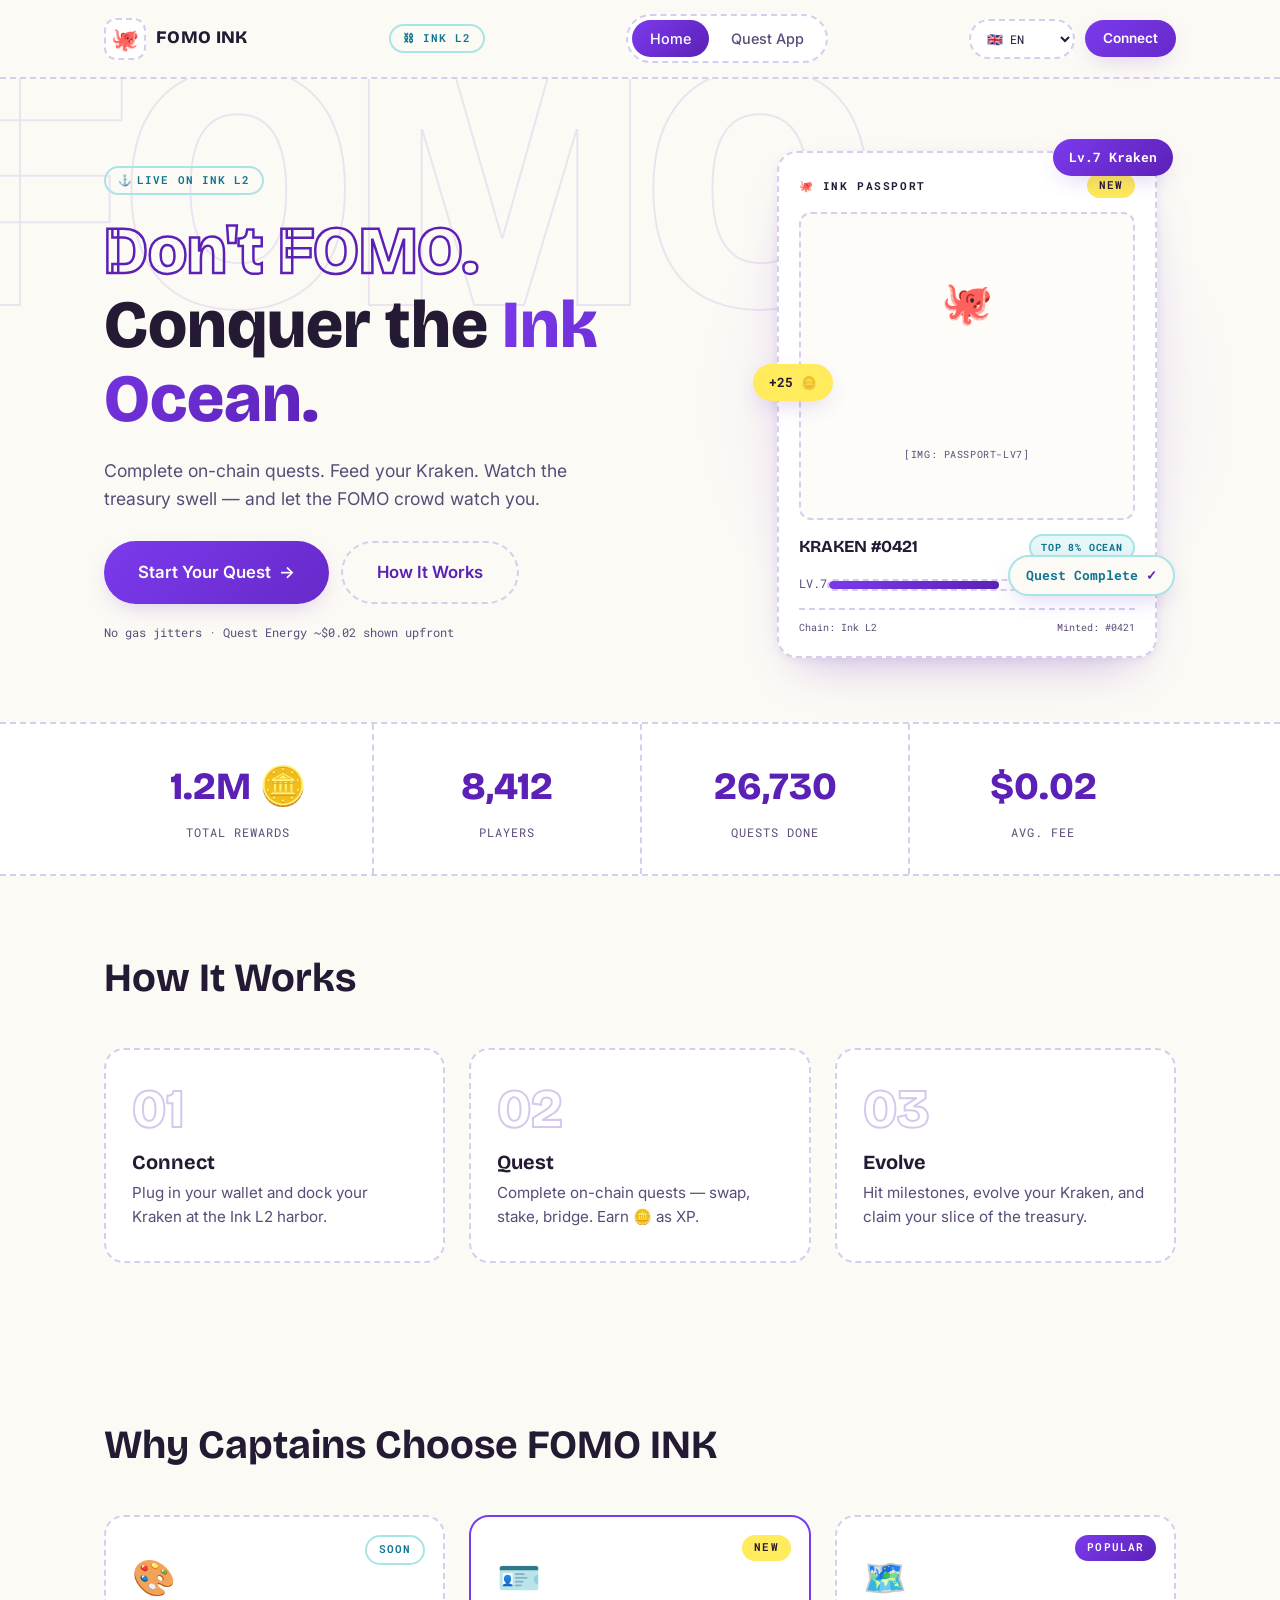
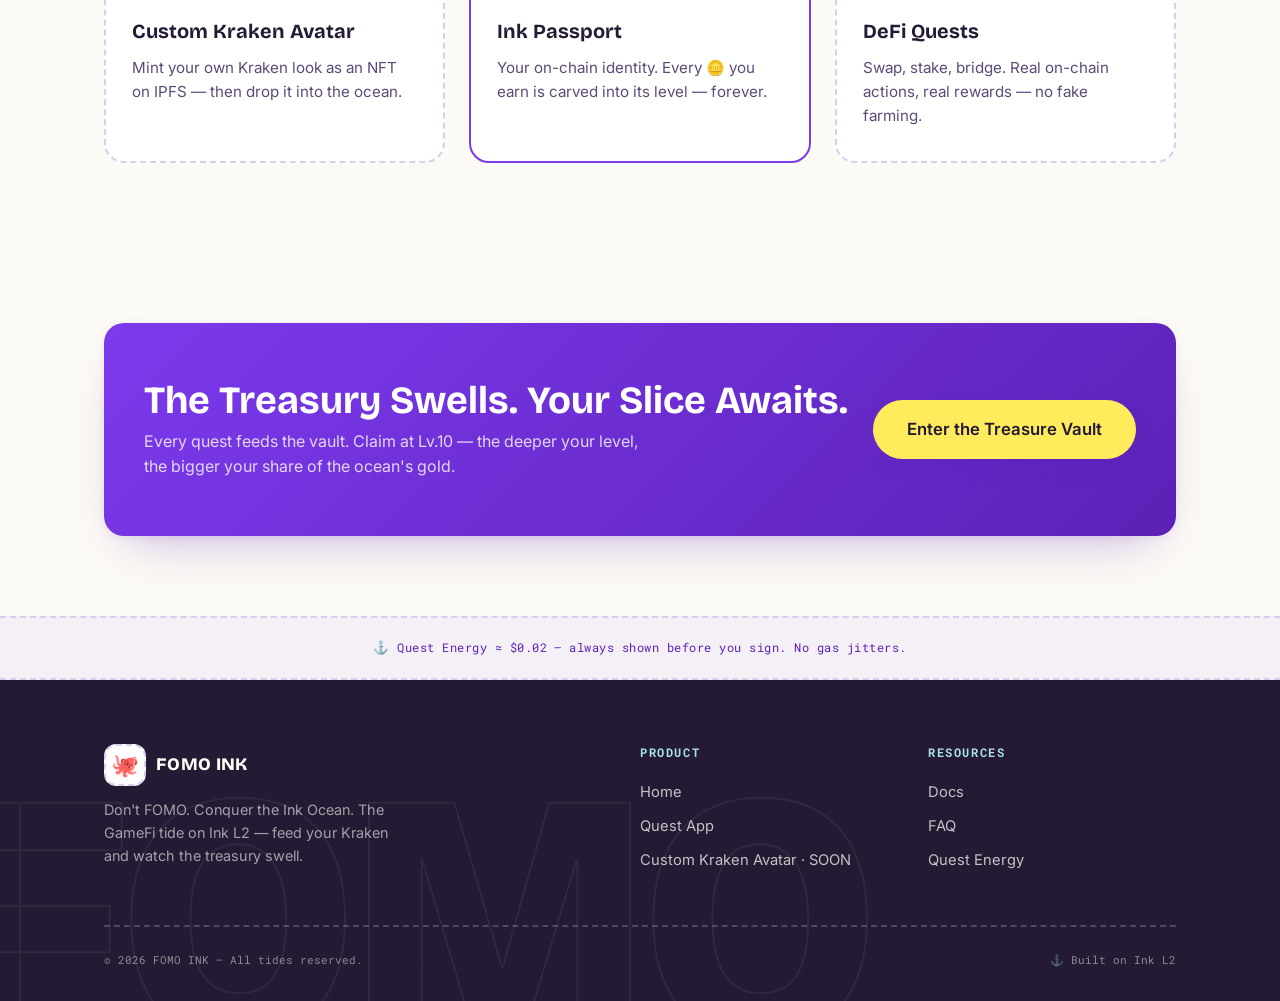
<file: index.html>
<!DOCTYPE html>
<html lang="en">
<head>
  <meta charset="UTF-8">
  <meta name="viewport" content="width=device-width, initial-scale=1.0">
  <title>FOMO INK — Don't FOMO. Conquer the Ink Ocean.</title>
  <meta name="description" content="GameFi × DeFi on Ink L2. Complete on-chain quests, feed your Kraken, claim your slice of the treasury.">
  <meta name="theme-color" content="#5b21b6">
  <link rel="icon" type="image/png" href="favicon.png">

  <!-- Google Fonts: Bricolage Grotesque + Inter + Roboto Mono -->
  <link rel="preconnect" href="https://fonts.googleapis.com">
  <link rel="preconnect" href="https://fonts.gstatic.com" crossorigin>
  <link href="https://fonts.googleapis.com/css2?family=Bricolage+Grotesque:opsz,wght@12..96,400..800&family=Inter:wght@400;500;600;700&family=Roboto+Mono:wght@400;500;700&display=swap" rel="stylesheet">

  <link rel="stylesheet" href="style.css">

  <!-- PATCH header mobile (nanti boleh dipindah ke style.css) -->
  <style>
    @media (max-width: 640px){
      .header-badge { display: none; }
      .logo__text   { display: none; }
    }
  </style>
</head>
<body>

  <!-- ================= 1. HEADER STICKY ================= -->
  <header class="site-header" id="header">
    <div class="container site-header__inner">
      <a class="logo" href="index.html">
        <span class="logo__mark" aria-hidden="true">🐙</span>
        <span class="logo__text">FOMO INK</span>
      </a>

      <span class="badge badge--live header-badge">⛓ INK L2</span>

      <nav class="site-nav" aria-label="Main">
        <a class="site-nav__link site-nav__link--active" href="index.html" data-i18n="nav.home">Home</a>
        <a class="site-nav__link" href="app.html" data-i18n="nav.app">Quest App</a>
      </nav>

      <div class="header-actions">
        <select class="lang-select" id="langSelect" aria-label="Language">
          <option value="en">🇬🇧 EN</option>
          <option value="id">🇮🇩 ID</option>
          <option value="ptbr">🇧🇷 PT-BR</option>
          <option value="zh">🇨🇳 ZH</option>
          <option value="ko">🇰🇷 KO</option>
        </select>
        <a class="btn btn--primary btn--sm" href="app.html" data-i18n="nav.connect">Connect</a>
      </div>
    </div>
  </header>

  <!-- ================= 2. HERO SPLIT ================= -->
  <section class="hero" id="hero">
    <div class="container">
      <span class="ghost-text" aria-hidden="true">FOMO</span>

      <div class="hero__grid">
        <!-- Zona kiri 55% -->
        <div class="hero__content">
          <span class="badge badge--live hero__badge">
            ⚓ <span data-i18n="hero.badge">LIVE ON INK L2</span>
          </span>

          <h1 class="hero__title">
            <span class="hero__title1" data-i18n="hero.title1">Don't FOMO.</span>
            <span class="hero__title2">
              <span data-i18n="hero.title2a">Conquer the</span>
              <span class="grad-text" data-i18n="hero.title2b">Ink Ocean.</span>
            </span>
          </h1>

          <p class="hero__sub" data-i18n="hero.sub">
            Complete on-chain quests. Feed your Kraken. Watch the treasury swell — and let the FOMO crowd watch you.
          </p>

          <div class="hero__cta">
            <a href="app.html" class="btn btn--primary btn--lg">
              <span data-i18n="hero.cta1">Start Your Quest</span>
              <span class="btn__arrow" aria-hidden="true">→</span>
            </a>
            <a href="#how" class="btn btn--ghost btn--lg" data-i18n="hero.cta2">How It Works</a>
          </div>

          <p class="hero__micro" data-i18n="hero.micro">No gas jitters · Quest Energy ~$0.02 shown upfront</p>
        </div>

        <!-- Zona kanan 45%: kartu NFT mock -->
        <div class="hero__visual" id="heroCard">
          <article class="card-passport">
            <!-- Chips mengambang (dekoratif) -->
            <span class="chip chip--purple" aria-hidden="true">Lv.7 Kraken</span>
            <span class="chip chip--gold" aria-hidden="true">+25 🪙</span>
            <span class="chip chip--cyan" aria-hidden="true">Quest Complete <span class="chip__check">✓</span></span>

            <header class="card-passport__header">
              <span class="card-passport__brand">🐙 INK PASSPORT</span>
              <span class="badge badge--new">NEW</span>
            </header>

            <div class="card-passport__arena">
              <div class="img-slot img-slot--full" aria-hidden="true">
                <span class="img-slot__emoji">🐙</span>
                <span class="img-slot__label">[IMG: passport-lv7]</span>
              </div>
            </div>

            <div class="card-passport__name">
              <h3>KRAKEN #0421</h3>
              <span class="rank-pill">TOP 8% OCEAN</span>
            </div>

            <div class="card-passport__xp">
              <span>LV.7</span>
              <div class="progress" style="flex:1" aria-hidden="true">
                <div class="progress__fill" style="width:82.7%"></div>
              </div>
              <span>1,240/1,500 🪙</span>
            </div>

            <footer class="card-passport__footer">
              <span>Chain: Ink L2</span>
              <span>Minted: #0421</span>
            </footer>
          </article>
        </div>
      </div>
    </div>
  </section>

  <!-- ================= 3. STATS STRIP ================= -->
  <section class="stat-strip" id="stats" aria-label="Live stats">
    <div class="container stat-strip__grid">
      <div class="stat">
        <div class="stat__value">1.2M 🪙</div>
        <div class="stat__label mono" data-i18n="stats.1.label">Total Rewards</div>
      </div>
      <div class="stat">
        <div class="stat__value">8,412</div>
        <div class="stat__label mono" data-i18n="stats.2.label">Players</div>
      </div>
      <div class="stat">
        <div class="stat__value">26,730</div>
        <div class="stat__label mono" data-i18n="stats.3.label">Quests Done</div>
      </div>
      <div class="stat">
        <div class="stat__value">$0.02</div>
        <div class="stat__label mono" data-i18n="stats.4.label">Avg. Fee</div>
      </div>
    </div>
  </section>

  <!-- ================= 4. 3 LANGKAH ================= -->
  <section class="section" id="how">
    <div class="container">
      <h2 class="section__title" data-i18n="how.title">How It Works</h2>
      <div class="steps__grid">
        <article class="step">
          <div class="step__num" aria-hidden="true">01</div>
          <h3 class="step__title" data-i18n="how.s1.title">Connect</h3>
          <p class="step__desc" data-i18n="how.s1.desc">Plug in your wallet and dock your Kraken at the Ink L2 harbor.</p>
        </article>
        <article class="step">
          <div class="step__num" aria-hidden="true">02</div>
          <h3 class="step__title" data-i18n="how.s2.title">Quest</h3>
          <p class="step__desc" data-i18n="how.s2.desc">Complete on-chain quests — swap, stake, bridge. Earn 🪙 as XP.</p>
        </article>
        <article class="step">
          <div class="step__num" aria-hidden="true">03</div>
          <h3 class="step__title" data-i18n="how.s3.title">Evolve</h3>
          <p class="step__desc" data-i18n="how.s3.desc">Hit milestones, evolve your Kraken, and claim your slice of the treasury.</p>
        </article>
      </div>
    </div>
  </section>

  <!-- ================= 5. BENTO FITUR ================= -->
  <section class="section" id="features">
    <div class="container">
      <h2 class="section__title" data-i18n="features.title">Why Captains Choose FOMO INK</h2>
      <div class="bento__grid">
        <article class="bento__card">
          <span class="badge badge--soon">SOON</span>
          <span class="bento__icon" aria-hidden="true">🎨</span>
          <h3 class="bento__title" data-i18n="feature.avatar.title">Custom Kraken Avatar</h3>
          <p class="bento__desc" data-i18n="feature.avatar.desc">Mint your own Kraken look as an NFT on IPFS — then drop it into the ocean.</p>
        </article>

        <article class="bento__card bento__card--highlight">
          <span class="badge badge--new">NEW</span>
          <span class="bento__icon" aria-hidden="true">🪪</span>
          <h3 class="bento__title" data-i18n="feature.passport.title">Ink Passport</h3>
          <p class="bento__desc" data-i18n="feature.passport.desc">Your on-chain identity. Every 🪙 you earn is carved into its level — forever.</p>
        </article>

        <article class="bento__card">
          <span class="badge badge--popular">POPULAR</span>
          <span class="bento__icon" aria-hidden="true">🗺️</span>
          <h3 class="bento__title" data-i18n="feature.quests.title">DeFi Quests</h3>
          <p class="bento__desc" data-i18n="feature.quests.desc">Swap, stake, bridge. Real on-chain actions, real rewards — no fake farming.</p>
        </article>
      </div>
    </div>
  </section>

  <!-- ================= 6. CTA TREASURY ================= -->
  <section class="section" id="treasury">
    <div class="container">
      <div class="treasury-banner">
        <div>
          <h2 data-i18n="treasury.title">The Treasury Swells. Your Slice Awaits.</h2>
          <p data-i18n="treasury.sub">Every quest feeds the vault. Claim at Lv.10 — the deeper your level, the bigger your share of the ocean's gold.</p>
        </div>
        <a class="btn btn--primary btn--lg" href="app.html" data-i18n="treasury.cta">Enter the Treasure Vault</a>
      </div>
    </div>
  </section>

  <!-- ================= 7. FEE STRIP ================= -->
  <div class="fee-strip" id="fee" role="note">
    ⚓ <span data-i18n="fee.strip">Quest Energy ≈ $0.02 — always shown before you sign. No gas jitters.</span>
  </div>

  <!-- ================= 8. FOOTER ================= -->
  <footer class="site-footer" id="footer">
    <span class="ghost-text" aria-hidden="true">FOMO</span>
    <div class="container">
      <div class="footer__grid">
        <div class="footer__brand">
          <a class="logo" href="index.html">
            <span class="logo__mark" aria-hidden="true">🐙</span>
            <span class="logo__text">FOMO INK</span>
          </a>
          <p data-i18n="footer.tagline">Don't FOMO. Conquer the Ink Ocean. The GameFi tide on Ink L2 — feed your Kraken and watch the treasury swell.</p>
        </div>

        <div class="footer__col">
          <h4 data-i18n="footer.product.title">Product</h4>
          <a href="index.html" data-i18n="nav.home">Home</a>
          <a href="app.html" data-i18n="nav.app">Quest App</a>
          <a href="#features"><span data-i18n="feature.avatar.title">Custom Kraken Avatar</span> · SOON</a>
        </div>

        <div class="footer__col">
          <h4 data-i18n="footer.resources.title">Resources</h4>
          <a href="#" data-i18n="link.docs">Docs</a>
          <a href="#" data-i18n="link.faq">FAQ</a>
          <a href="#fee" data-i18n="link.energy">Quest Energy</a>
        </div>
      </div>

      <div class="footer__bottom">
        <span data-i18n="footer.rights">© 2026 FOMO INK — All tides reserved.</span>
        <span data-i18n="footer.built">⚓ Built on Ink L2</span>
      </div>
    </div>
  </footer>

  <!-- Skrip: urutan WAJIB → lang → i18n → page -->
  <script src="lang-en.js"></script>
  <script src="lang-id.js"></script>
  <script src="lang-ptbr.js"></script>
  <script src="lang-zh.js"></script>
  <script src="lang-ko.js"></script>
  <script src="i18n.js"></script>
  <script src="home.js"></script>
</body>
</html>
</file>
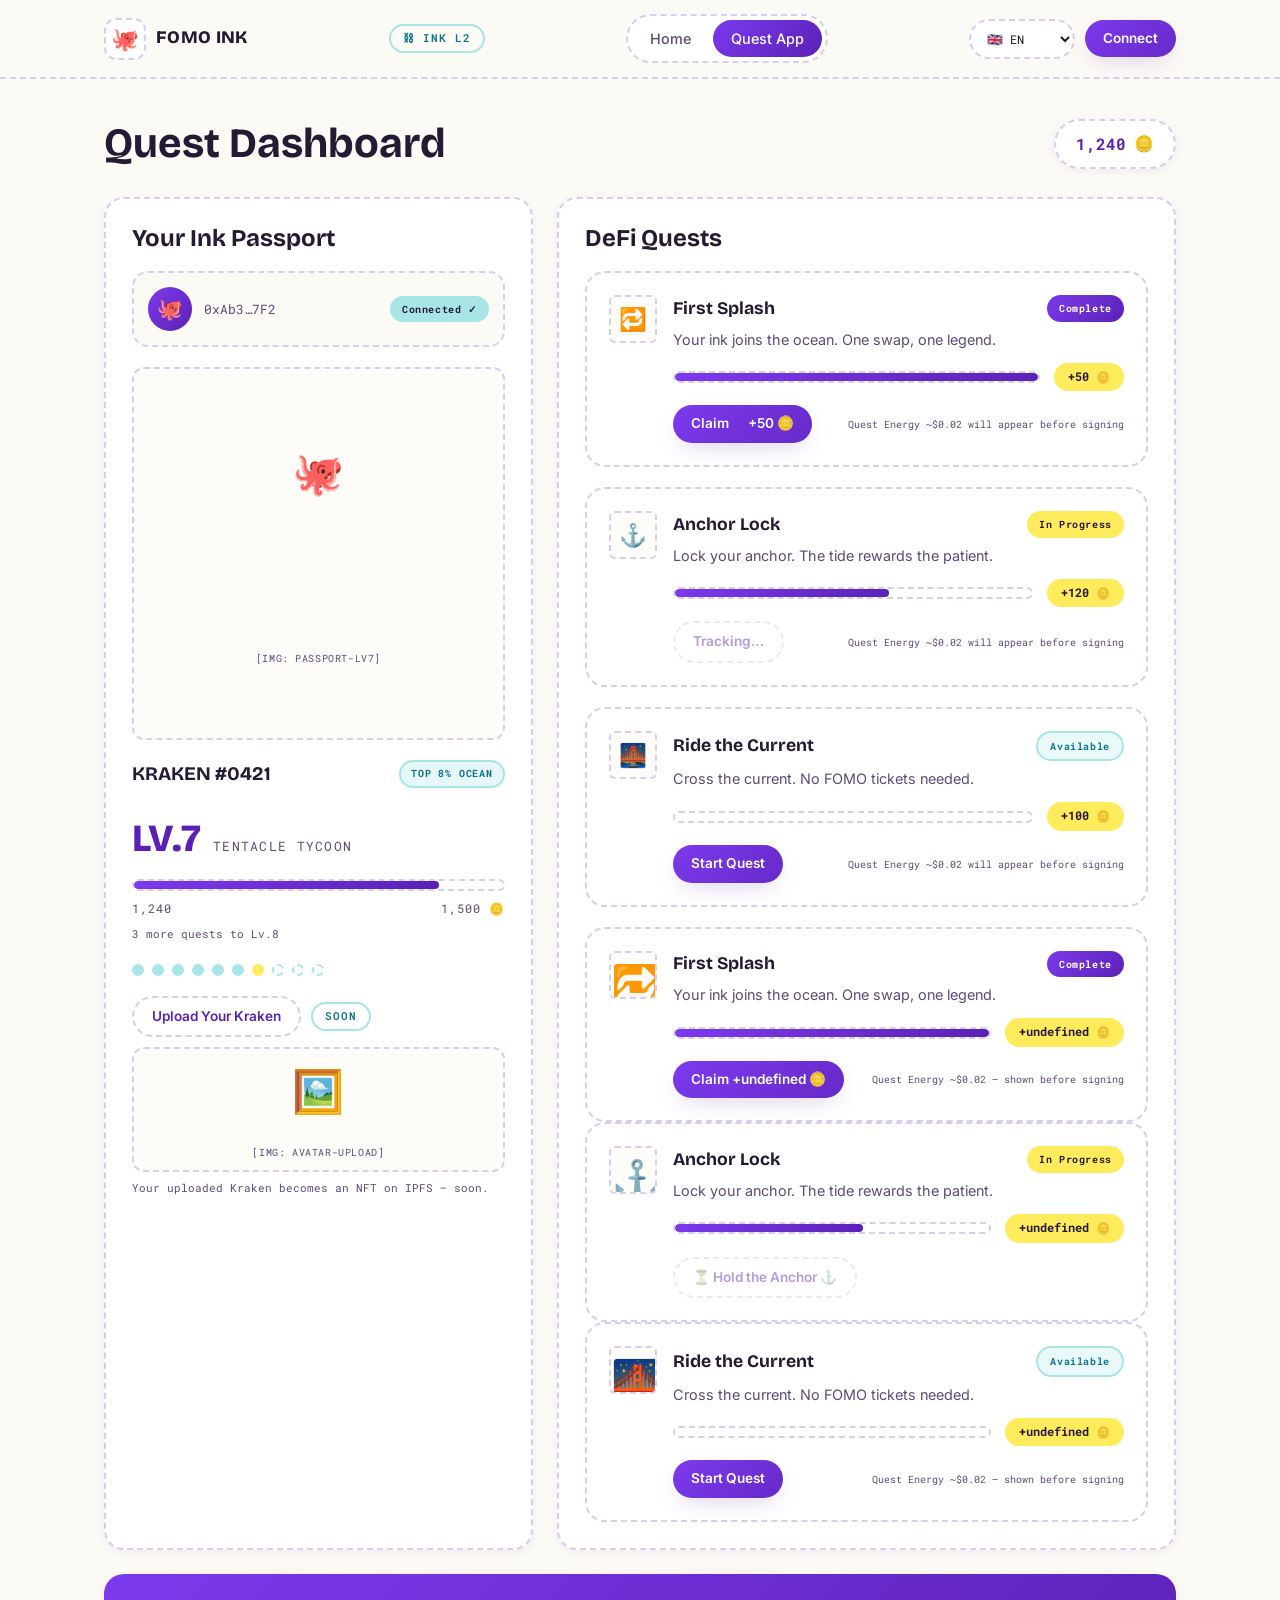
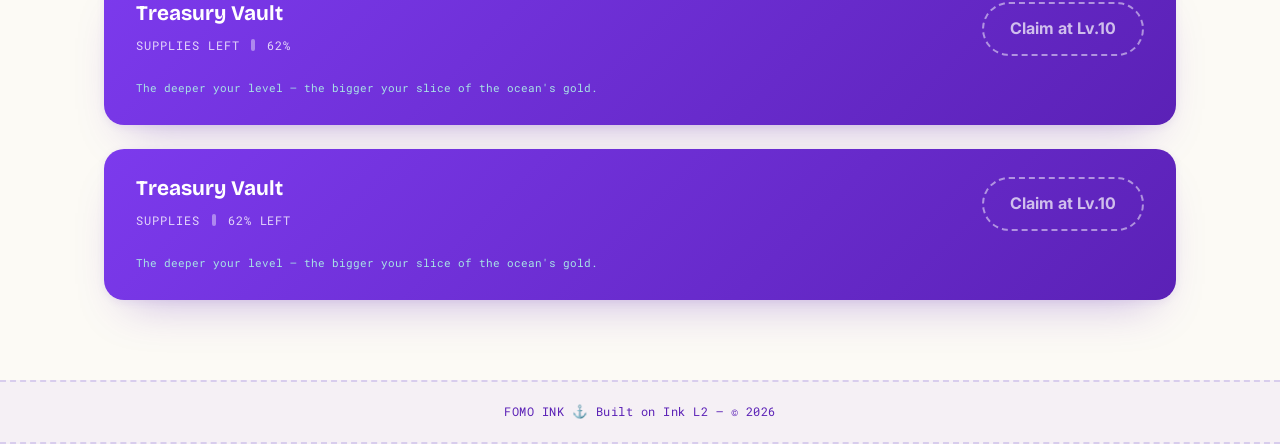
<file: app.html>
<!DOCTYPE html>
<html lang="en">
<head>
  <meta charset="UTF-8">
  <meta name="viewport" content="width=device-width, initial-scale=1.0">
  <title>Quest Dashboard — FOMO INK</title>
  <meta name="description" content="Your Ink Passport and DeFi quests on Ink L2.">
  <meta name="theme-color" content="#5b21b6">
  <link rel="icon" type="image/png" href="favicon.png">

  <link rel="preconnect" href="https://fonts.googleapis.com">
  <link rel="preconnect" href="https://fonts.gstatic.com" crossorigin>
  <link href="https://fonts.googleapis.com/css2?family=Bricolage+Grotesque:opsz,wght@12..96,400..800&family=Inter:wght@400;500;600;700&family=Roboto+Mono:wght@400;500;700&display=swap" rel="stylesheet">

  <link rel="stylesheet" href="style.css">

  <!-- PATCH header mobile -->
  <style>
    @media (max-width: 640px){
      .header-badge { display: none; }
      .logo__text   { display: none; }
    }
  </style>
</head>
<body>

  <!-- ================= HEADER ================= -->
  <header class="site-header" id="app-header">
    <div class="container site-header__inner">
      <a class="logo" href="index.html">
        <span class="logo__mark" aria-hidden="true">🐙</span>
        <span class="logo__text">FOMO INK</span>
      </a>

      <span class="badge badge--live header-badge">⛓ INK L2</span>

      <nav class="site-nav" aria-label="Main">
        <a class="site-nav__link" href="index.html" data-i18n="nav.home">Home</a>
        <a class="site-nav__link site-nav__link--active" href="app.html" data-i18n="nav.app">Quest App</a>
      </nav>

      <div class="header-actions">
        <select class="lang-select" id="langSelect" aria-label="Language">
          <option value="en">🇬🇧 EN</option>
          <option value="id">🇮🇩 ID</option>
          <option value="ptbr">🇧🇷 PT-BR</option>
          <option value="zh">🇨🇳 ZH</option>
          <option value="ko">🇰🇷 KO</option>
        </select>
        <a class="btn btn--primary btn--sm" href="#passport-panel" data-i18n="nav.connect">Connect</a>
      </div>
    </div>
  </header>

  <main class="container">

    <!-- ================= TITLE STRIP ================= -->
    <div class="dashboard-title">
      <h1 data-i18n="app.dashboard.title">Quest Dashboard</h1>
      <div class="points-counter" id="pointsCounter">
        <span class="points-counter__value" id="pointsValue">1,240</span>
        <span aria-hidden="true">🪙</span>
      </div>
    </div>

    <div class="app-grid">

      <!-- ================= PANEL PASSPORT (40%) ================= -->
      <aside class="panel" id="passport-panel">
        <h2 data-i18n="passport.title">Your Ink Passport</h2>

        <!-- Kartu wallet (mock) -->
        <div class="wallet-card">
          <span class="wallet-card__avatar" aria-hidden="true">🐙</span>
          <span class="wallet-card__addr" id="walletAddr">0xAb3…7F2</span>
          <button class="status-pill status-pill--connected" id="connectToggle" data-i18n="app.status.connected">Connected ✓</button>
        </div>

        <!-- Visual Kraken (semua halaman: slot mock nggak perlu file gambar) -->
        <div class="img-slot img-slot--square" aria-hidden="true">
          <span class="img-slot__emoji">🐙</span>
          <span class="img-slot__label">[IMG: passport-lv7]</span>
        </div>

        <div class="identity">
          <h3>KRAKEN #0421</h3>
          <span class="rank-pill">TOP 8% OCEAN</span>
        </div>

        <!-- Level + XP -->
        <div class="level-block">
          <div class="level-block__top">
            <span class="level-num">LV.7</span>
            <span class="tier-name" data-i18n="passport.tier7">Tentacle Tycoon</span>
          </div>
          <div class="progress" role="progressbar" aria-valuemin="0" aria-valuemax="1500" aria-valuenow="1240">
            <div class="progress__fill" id="xpFill" style="width:82.7%"></div>
          </div>
          <div class="mono" id="xpText" style="display:flex;justify-content:space-between;margin-top:8px">
            <span>1,240</span><span>1,500 🪙</span>
          </div>
          <p class="level-hint" id="levelHint" data-i18n="passport.hint">3 more quests to Lv.8</p>
        </div>

        <!-- Milestone dots Lv.1→10 (tier names menyusul di roadmap #4) -->
        <div class="milestone-dots" role="list" aria-label="Level milestones">
          <span class="mdot mdot--done"   title="Lv.1" role="listitem"></span>
          <span class="mdot mdot--done"   title="Lv.2" role="listitem"></span>
          <span class="mdot mdot--done"   title="Lv.3" role="listitem"></span>
          <span class="mdot mdot--done"   title="Lv.4" role="listitem"></span>
          <span class="mdot mdot--done"   title="Lv.5" role="listitem"></span>
          <span class="mdot mdot--done"   title="Lv.6" role="listitem"></span>
          <span class="mdot mdot--active" title="Lv.7" role="listitem"></span>
          <span class="mdot" title="Lv.8"  role="listitem"></span>
          <span class="mdot" title="Lv.9"  role="listitem"></span>
          <span class="mdot" title="Lv.10" role="listitem"></span>
        </div>

        <!-- Upload avatar (mock) -->
        <div>
          <div class="upload-block">
            <button class="btn btn--ghost btn--sm" data-i18n="passport.upload">Upload Your Kraken</button>
            <span class="badge badge--soon">SOON</span>
          </div>
          <div class="img-slot img-slot--wide" style="margin-top:10px" aria-hidden="true">
            <span class="img-slot__emoji">🖼️</span>
            <span class="img-slot__label">[IMG: avatar-upload]</span>
          </div>
          <p class="upload-block__note" data-i18n="passport.upload.note">Your uploaded Kraken becomes an NFT on IPFS — soon.</p>
        </div>
      </aside>

      <!-- ================= PANEL QUESTS (60%) ================= -->
      <section class="panel" id="quests-panel">
        <h2 data-i18n="quests.title">DeFi Quests</h2>

        <!-- Quest 1: SWAP — status: COMPLETE (bisa claim) -->
        <article class="quest-card" id="quest-swap" data-quest="swap" data-status="complete" data-reward="50">
          <div class="img-slot img-slot--icon" aria-hidden="true">🔁</div>
          <div>
            <div class="quest-card__head">
              <h3 class="quest-card__title" data-i18n="quest.swap.title">First Splash</h3>
              <span class="status-pill status-pill--complete" data-status-pill data-i18n="quest.status.complete">Complete</span>
            </div>
            <p class="quest-card__desc" data-i18n="quest.swap.desc">Your ink joins the ocean. One swap, one legend.</p>
            <div class="quest-card__meta">
              <div class="progress quest-card__progress" aria-hidden="true">
                <div class="progress__fill" data-fill style="width:100%"></div>
              </div>
              <span class="quest-card__reward">+50 🪙</span>
            </div>
            <div class="quest-card__foot">
              <button class="btn btn--primary btn--sm btn--pulse" data-claim="swap">
                <span data-i18n="quest.cta.claim">Claim</span>&nbsp;<span>+50 🪙</span>
              </button>
              <span class="quest-card__claimed-note" style="display:none" data-i18n="quest.claimed.note">Claimed ✓</span>
              <span class="fee-note" data-i18n="quest.fee">Quest Energy ~$0.02 will appear before signing</span>
            </div>
          </div>
        </article>

        <!-- Quest 2: STAKE — status: IN PROGRESS -->
        <article class="quest-card" id="quest-stake" data-quest="stake" data-status="progress" data-reward="120">
          <div class="img-slot img-slot--icon" aria-hidden="true">⚓</div>
          <div>
            <div class="quest-card__head">
              <h3 class="quest-card__title" data-i18n="quest.stake.title">Anchor Lock</h3>
              <span class="status-pill status-pill--progress" data-status-pill data-i18n="quest.status.progress">In Progress</span>
            </div>
            <p class="quest-card__desc" data-i18n="quest.stake.desc">Lock your anchor. The tide rewards the patient.</p>
            <div class="quest-card__meta">
              <div class="progress quest-card__progress" aria-hidden="true">
                <div class="progress__fill" data-fill style="width:60%"></div>
              </div>
              <span class="quest-card__reward">+120 🪙</span>
            </div>
            <div class="quest-card__foot">
              <button class="btn btn--ghost btn--sm is-disabled" disabled data-i18n="quest.cta.track">Tracking…</button>
              <span class="fee-note" data-i18n="quest.fee">Quest Energy ~$0.02 will appear before signing</span>
            </div>
          </div>
        </article>

        <!-- Quest 3: BRIDGE — status: AVAILABLE -->
        <article class="quest-card" id="quest-bridge" data-quest="bridge" data-status="available" data-reward="100">
          <div class="img-slot img-slot--icon" aria-hidden="true">🌉</div>
          <div>
            <div class="quest-card__head">
              <h3 class="quest-card__title" data-i18n="quest.bridge.title">Ride the Current</h3>
              <span class="status-pill status-pill--available" data-status-pill data-i18n="quest.status.available">Available</span>
            </div>
            <p class="quest-card__desc" data-i18n="quest.bridge.desc">Cross the current. No FOMO tickets needed.</p>
            <div class="quest-card__meta">
              <div class="progress quest-card__progress" aria-hidden="true">
                <div class="progress__fill" data-fill style="width:0%"></div>
              </div>
              <span class="quest-card__reward">+100 🪙</span>
            </div>
            <div class="quest-card__foot">
              <button class="btn btn--primary btn--sm" data-start="bridge" data-i18n="quest.cta.start">Start Quest</button>
              <span class="fee-note" data-i18n="quest.fee">Quest Energy ~$0.02 will appear before signing</span>
            </div>
          </div>
        </article>
      </section>

      <!-- ================= CLAIM STRIP (TREASURY) ================= -->
      <div class="claim-strip" id="claimStrip">
        <div class="claim-strip__info">
          <h3 data-i18n="vault.title">Treasury Vault</h3>
          <div class="claim-strip__pool">
            <span class="mono" data-i18n="vault.supplies">Supplies left</span>
            <div class="progress" aria-hidden="true">
              <div class="progress__fill progress__fill--gold" id="vaultFill" style="width:62%"></div>
            </div>
            <span class="mono">62%</span>
          </div>
        </div>

        <button class="claim-pill is-locked" id="vaultPill" data-i18n="vault.claim.locked">Claim at Lv.10</button>

        <p class="claim-strip__micro" data-i18n="vault.micro">The deeper your level — the bigger your slice of the ocean's gold.</p>
      </div>

    </div>
  </main>

  <!-- Footer simpel -->
  <footer class="fee-strip" role="contentinfo" data-i18n="app.footer">FOMO INK ⚓ Built on Ink L2 — © 2026</footer>

  <!-- Skrip: urutan WAJIB → lang → i18n → page -->
  <script src="lang-en.js"></script>
  <script src="lang-id.js"></script>
  <script src="lang-ptbr.js"></script>
  <script src="lang-zh.js"></script>
  <script src="lang-ko.js"></script>
  <script src="i18n.js"></script>
  <script src="app.js"></script>
</body>
</html>
</file>
<file: style.css>
/* ============================================================
   FOMO INK — style.css
   Design System Terkunci · Ungu #5b21b6 · Krem #fcfaf5
   Signature: dashed 2px #d8cded · Ease: cubic-bezier(.22,1,.36,1)
   ============================================================ */

/* ---------- 1. DESIGN TOKENS ---------- */
:root {
  /* Warna inti (TERKUNCI) */
  --purple: #5b21b6;
  --purple-bright: #7c3aed;
  --grad: linear-gradient(135deg, #7c3aed 0%, #5b21b6 100%);
  --cream: #fcfaf5;
  --gold: #ffeb5b;
  --cyan: #a8e5e5;
  --cyan-deep: #0e7490;      /* turunan cyan agar teks terbaca */
  --ink: #241a33;
  --ink-soft: #5b4b78;
  --dash: #d8cded;

  /* Font */
  --font-head: "Bricolage Grotesque", sans-serif;
  --font-body: "Inter", sans-serif;
  --font-mono: "Roboto Mono", monospace;

  /* Radius */
  --r-xs: 4px; --r-sm: 6px; --r-md: 12px;
  --r-lg: 16px; --r-xl: 20px; --r-full: 999px;

  /* Motion */
  --ease: cubic-bezier(.22, 1, .36, 1);
  --t-fast: 150ms; --t-mid: 220ms; --t-slow: 300ms;

  /* Shadow ungu */
  --shadow-sm: 0 2px 8px rgba(91, 33, 182, .08);
  --shadow-md: 0 8px 24px -8px rgba(91, 33, 182, .25);
  --shadow-xl: 0 24px 48px -24px rgba(91, 33, 182, .35),
               0 2px 8px rgba(91, 33, 182, .08);
}

/* ---------- 2. RESET & BASE ---------- */
*, *::before, *::after { box-sizing: border-box; margin: 0; padding: 0; }

html { scroll-behavior: smooth; }

body {
  font-family: var(--font-body);
  background: var(--cream);
  color: var(--ink);
  line-height: 1.6;
  -webkit-font-smoothing: antialiased;
}

img { max-width: 100%; display: block; }
a { color: inherit; text-decoration: none; }
button { font: inherit; cursor: pointer; border: none; background: none; }
::selection { background: var(--purple); color: #fff; }

h1, h2, h3 { font-family: var(--font-head); line-height: 1.1; }

.mono {
  font-family: var(--font-mono);
  font-size: .75rem;
  letter-spacing: .08em;
  text-transform: uppercase;
  color: var(--ink-soft);
}

/* ---------- 3. LAYOUT ---------- */
.container {
  max-width: 1120px;
  margin-inline: auto;
  padding-inline: 24px;
}

.section { padding-block: 80px; }

.section__title {
  font-size: clamp(1.75rem, 4vw, 2.5rem);
  margin-bottom: 48px;
}

.section__title .grad-text {
  background: var(--grad);
  -webkit-background-clip: text;
  background-clip: text;
  color: transparent;
}

/* ---------- 4. TOMBOL PILL ---------- */
.btn {
  display: inline-flex;
  align-items: center;
  gap: 8px;
  padding: 12px 26px;
  border-radius: var(--r-full);
  font-weight: 600;
  font-size: .95rem;
  transition: transform var(--t-fast) var(--ease),
              box-shadow var(--t-fast) var(--ease),
              background var(--t-fast) var(--ease),
              border-color var(--t-fast) var(--ease);
}

.btn--primary {
  background: var(--grad);
  background-size: 150% 150%;
  color: #fff;
  box-shadow: var(--shadow-md);
}
.btn--primary:hover {
  background-position: 100% 100%;
  transform: translateY(-2px);
  box-shadow: var(--shadow-xl);
}
.btn--primary .btn__arrow { transition: transform var(--t-fast) var(--ease); }
.btn--primary:hover .btn__arrow { transform: translateX(4px); }

.btn--ghost {
  border: 2px dashed var(--dash);
  color: var(--purple);
  background: transparent;
}
.btn--ghost:hover {
  border-style: solid;
  border-color: var(--purple-bright);
  background: #fff;
  transform: translateY(-2px);
}

.btn--sm { padding: 8px 18px; font-size: .85rem; }
.btn--lg { padding: 16px 34px; font-size: 1.05rem; }

.btn.is-disabled,
.btn:disabled {
  opacity: .45;
  cursor: not-allowed;
  transform: none !important;
  box-shadow: none !important;
}

/* ---------- 5. BADGE STATUS ---------- */
.badge {
  display: inline-flex;
  align-items: center;
  gap: 4px;
  padding: 4px 12px;
  border-radius: var(--r-full);
  font-family: var(--font-mono);
  font-size: .68rem;
  font-weight: 600;
  letter-spacing: .1em;
  text-transform: uppercase;
}

.badge--new     { background: var(--gold); color: var(--ink); }
.badge--popular { background: var(--grad); color: #fff; }
.badge--soon    { background: transparent; border: 2px solid var(--cyan); color: var(--cyan-deep); }
.badge--live    { background: transparent; border: 2px solid var(--cyan); color: var(--cyan-deep); }

/* ---------- 6. FLOATING CHIPS ---------- */
.chip {
  position: absolute;
  padding: 8px 16px;
  border-radius: var(--r-full);
  font-family: var(--font-mono);
  font-weight: 700;
  font-size: .8rem;
  white-space: nowrap;
  box-shadow: var(--shadow-md);
  animation: float 3.5s ease-in-out infinite alternate;
  z-index: 3;
}
.chip--gold   { background: var(--gold); color: var(--ink); }
.chip--purple { background: var(--grad); color: #fff; }
.chip--cyan   { background: var(--cream); border: 2px solid var(--cyan); color: var(--cyan-deep); }
.chip--cyan .chip__check { color: var(--purple); }

@keyframes float {
  from { transform: translateY(0); }
  to   { transform: translateY(-6px); }
}
.chip:nth-child(2) { animation-delay: .6s; animation-duration: 4.2s; }
.chip:nth-child(3) { animation-delay: 1.1s; animation-duration: 3.8s; }

/* ---------- 7. HEADER STICKY ---------- */
.site-header {
  position: sticky;
  top: 0;
  z-index: 50;
  background: rgba(252, 250, 245, .88);
  backdrop-filter: blur(8px);
  border-bottom: 2px dashed var(--dash);
}

.site-header__inner {
  display: flex;
  align-items: center;
  justify-content: space-between;
  gap: 16px;
  padding-block: 14px;
}

.logo { display: flex; align-items: center; gap: 10px; }
.logo__mark {
  width: 42px; height: 42px;
  display: grid; place-items: center;
  font-size: 1.4rem;
  background: #fff;
  border: 2px dashed var(--dash);
  border-radius: var(--r-md);
}
.logo__text { font-family: var(--font-head); font-weight: 800; font-size: 1.1rem; letter-spacing: .02em; }

.site-nav {
  display: flex;
  gap: 4px;
  background: #fff;
  border: 2px dashed var(--dash);
  border-radius: var(--r-full);
  padding: 4px;
}
.site-nav__link {
  padding: 7px 18px;
  border-radius: var(--r-full);
  font-size: .9rem;
  font-weight: 500;
  color: var(--ink-soft);
  transition: background var(--t-fast) var(--ease), color var(--t-fast) var(--ease);
}
.site-nav__link:hover { color: var(--purple); }
.site-nav__link--active { background: var(--grad); color: #fff; }

.header-actions { display: flex; align-items: center; gap: 10px; }

.lang-select {
  font-family: var(--font-mono);
  font-size: .78rem;
  padding: 9px 12px;
  border: 2px dashed var(--dash);
  border-radius: var(--r-full);
  background: #fff;
  color: var(--ink);
  cursor: pointer;
}

/* ---------- 8. HERO SPLIT (55/45) ---------- */
.hero { position: relative; overflow: hidden; padding-block: 72px 64px; }

.hero__grid {
  display: grid;
  grid-template-columns: 55% 45%;
  align-items: center;
  gap: 32px;
  position: relative;
  z-index: 1;
}

/* Ghost text "FOMO" — outline raksasa, terpotong tepi kiri */
.ghost-text {
  position: absolute;
  top: -30px;
  left: -4%;
  z-index: 0;
  font-family: var(--font-head);
  font-weight: 800;
  font-size: clamp(9rem, 30vw, 22rem);
  line-height: .8;
  color: transparent;
  -webkit-text-stroke: 2px rgba(91, 33, 182, .1);
  pointer-events: none;
  user-select: none;
}

.hero__badge { margin-bottom: 20px; }

.hero__title {
  font-size: clamp(2.4rem, 6vw, 4.2rem);
  font-weight: 800;
  margin-bottom: 20px;
}
.hero__title1 {
  display: block;
  color: transparent;
  -webkit-text-stroke: 2.5px var(--purple);
}
.hero__title2 { display: block; }
.hero__title2 .grad-text {
  background: var(--grad);
  -webkit-background-clip: text;
  background-clip: text;
  color: transparent;
}

.hero__sub {
  color: var(--ink-soft);
  font-size: 1.1rem;
  max-width: 46ch;
  margin-bottom: 28px;
}

.hero__cta { display: flex; flex-wrap: wrap; gap: 12px; margin-bottom: 20px; }

.hero__micro { font-family: var(--font-mono); font-size: .72rem; color: var(--ink-soft); }

/* Glow radial lembut di belakang kartu */
.hero__visual { position: relative; display: grid; place-items: center; }
.hero__visual::before {
  content: "";
  position: absolute;
  inset: -10%;
  background: radial-gradient(circle, rgba(124, 58, 237, .12) 0%, transparent 65%);
  z-index: 0;
}

/* ---------- 9. KARTU NFT "INK PASSPORT" ---------- */
.card-passport {
  position: relative;
  z-index: 1;
  width: min(100%, 380px);
  aspect-ratio: 3 / 4;
  background: #fff;
  border: 2px dashed var(--dash);
  border-radius: var(--r-xl);
  box-shadow: var(--shadow-xl);
  padding: 20px;
  display: flex;
  flex-direction: column;
  gap: 14px;
  transition: transform var(--t-mid) var(--ease), box-shadow var(--t-mid) var(--ease);
}
.card-passport:hover {
  transform: perspective(900px) rotateX(1.5deg) rotateY(-2deg) scale(1.01);
  box-shadow: 0 32px 56px -24px rgba(91, 33, 182, .45);
}

.card-passport__header {
  display: flex;
  align-items: center;
  justify-content: space-between;
}
.card-passport__brand {
  display: flex; align-items: center; gap: 8px;
  font-family: var(--font-mono);
  font-size: .7rem; font-weight: 700; letter-spacing: .14em;
}

.card-passport__arena { flex: 1; } /* img-slot di dalamnya */

.card-passport__name {
  display: flex; align-items: center; justify-content: space-between; gap: 8px;
}
.card-passport__name h3 { font-size: 1.05rem; }
.rank-pill {
  padding: 4px 10px;
  border-radius: var(--r-full);
  background: rgba(168, 229, 229, .3);
  border: 2px solid var(--cyan);
  color: var(--cyan-deep);
  font-family: var(--font-mono);
  font-size: .62rem; font-weight: 700; letter-spacing: .08em;
  white-space: nowrap;
}

.card-passport__xp {
  display: flex; align-items: center; justify-content: space-between;
  font-family: var(--font-mono); font-size: .72rem; color: var(--ink-soft);
}

.card-passport__footer {
  display: flex; justify-content: space-between;
  font-family: var(--font-mono); font-size: .62rem;
  color: var(--ink-soft);
  border-top: 2px dashed var(--dash);
  padding-top: 10px;
}

/* Posisi chips di kartu (menembus tepi) */
.card-passport .chip--purple { top: -14px; right: -18px; }
.card-passport .chip--gold   { left: -26px; top: 42%; }
.card-passport .chip--cyan   { bottom: 60px; right: -20px; }

/* Tali tambat dashed dari kartu ke chip emas */
.card-passport::after {
  content: "";
  position: absolute;
  left: -22px; top: 46%;
  width: 24px;
  border-top: 2px dashed var(--dash);
  transform: rotate(8deg);
}

/* ---------- 10. IMG-SLOT (MOCKUP PLACEHOLDER) ---------- */
.img-slot {
  display: grid;
  place-items: center;
  gap: 4px;
  background: #fdfcf9;
  border: 2px dashed var(--dash);
  border-radius: var(--r-md);
  overflow: hidden;
  transition: border-color var(--t-fast) var(--ease);
}
.img-slot:hover { border-color: var(--purple-bright); }

.img-slot__emoji { font-size: 2.6rem; }
.img-slot__label {
  font-family: var(--font-mono);
  font-size: .62rem;
  letter-spacing: .06em;
  color: var(--ink-soft);
  text-transform: uppercase;
}

.img-slot--square  { aspect-ratio: 1 / 1; }
.img-slot--wide    { aspect-ratio: 3 / 1; }
.img-slot--landscape { aspect-ratio: 16 / 10; }
.img-slot--icon {
  width: 48px; height: 48px;
  border-radius: var(--r-sm);
  font-size: 1.4rem;
  flex-shrink: 0;
}
.img-slot--full { width: 100%; height: 100%; }

/* ---------- 11. STATS STRIP ---------- */
.stat-strip {
  border-block: 2px dashed var(--dash);
  background: #fff;
}
.stat-strip__grid {
  display: grid;
  grid-template-columns: repeat(4, 1fr);
}
.stat {
  padding: 32px 20px;
  text-align: center;
  border-left: 2px dashed var(--dash);
}
.stat:first-child { border-left: none; }
.stat__value {
  font-family: var(--font-head);
  font-weight: 800;
  font-size: clamp(1.6rem, 3.4vw, 2.4rem);
  color: var(--purple);
}
.stat__label { margin-top: 6px; }

/* ---------- 12. 3 LANGKAH (HOW IT WORKS) ---------- */
.steps__grid {
  display: grid;
  grid-template-columns: repeat(3, 1fr);
  gap: 24px;
}
.step {
  background: #fff;
  border: 2px dashed var(--dash);
  border-radius: var(--r-xl);
  padding: 32px 26px;
  transition: transform var(--t-mid) var(--ease), box-shadow var(--t-mid) var(--ease);
}
.step:hover { transform: translateY(-4px); box-shadow: var(--shadow-md); }

.step__num {
  font-family: var(--font-head);
  font-weight: 800;
  font-size: 3.4rem;
  line-height: 1;
  color: transparent;
  -webkit-text-stroke: 2px rgba(91, 33, 182, .25);
  margin-bottom: 14px;
}
.step__title { font-size: 1.25rem; margin-bottom: 8px; }
.step__desc { color: var(--ink-soft); font-size: .95rem; }

/* ---------- 13. BENTO FITUR ---------- */
.bento__grid {
  display: grid;
  grid-template-columns: repeat(3, 1fr);
  gap: 24px;
}
.bento__card {
  position: relative;
  background: #fff;
  border: 2px dashed var(--dash);
  border-radius: var(--r-xl);
  padding: 32px 26px;
  display: flex;
  flex-direction: column;
  gap: 14px;
  transition: transform var(--t-mid) var(--ease), box-shadow var(--t-mid) var(--ease);
}
.bento__card:hover { transform: translateY(-4px); box-shadow: var(--shadow-md); }

.bento__card .badge { position: absolute; top: 18px; right: 18px; }
.bento__icon { font-size: 2.2rem; }
.bento__title { font-size: 1.25rem; }
.bento__desc { color: var(--ink-soft); font-size: .95rem; }
.bento__card--highlight { border-style: solid; border-color: var(--purple-bright); }

/* ---------- 14. CTA TREASURY ---------- */
.treasury-banner {
  background: var(--grad);
  border-radius: var(--r-xl);
  padding: 56px 40px;
  color: #fff;
  display: flex;
  align-items: center;
  justify-content: space-between;
  gap: 24px;
  box-shadow: var(--shadow-xl);
}
.treasury-banner h2 { font-size: clamp(1.6rem, 4vw, 2.4rem); margin-bottom: 8px; }
.treasury-banner p { color: rgba(255, 255, 255, .8); max-width: 52ch; }
.treasury-banner .btn--primary {
  background: var(--gold);
  color: var(--ink);
  flex-shrink: 0;
}
.treasury-banner .btn--primary:hover { transform: translateY(-2px) scale(1.02); }

/* ---------- 15. FEE STRIP ---------- */
.fee-strip {
  border-block: 2px dashed var(--dash);
  background: rgba(124, 58, 237, .05);
  padding: 20px 24px;
  text-align: center;
  font-family: var(--font-mono);
  font-size: .78rem;
  letter-spacing: .04em;
  color: var(--purple);
}

/* ---------- 16. FOOTER (PREMIUM · GELAP) ---------- */
.site-footer {
  background: var(--ink);
  color: var(--cream);
  padding: 64px 0 32px;
  position: relative;
  overflow: hidden;
}
.site-footer .ghost-text { -webkit-text-stroke-color: rgba(252, 250, 245, .06); top: auto; bottom: -60px; }

.footer__grid {
  display: grid;
  grid-template-columns: 2fr 1fr 1fr;
  gap: 40px;
  margin-bottom: 48px;
}
.footer__brand p { color: rgba(252, 250, 245, .6); font-size: .9rem; max-width: 34ch; margin-top: 12px; }
.footer__col h4 {
  font-family: var(--font-mono);
  font-size: .72rem;
  letter-spacing: .14em;
  text-transform: uppercase;
  color: var(--cyan);
  margin-bottom: 14px;
}
.footer__col a {
  display: block;
  padding-block: 5px;
  color: rgba(252, 250, 245, .75);
  font-size: .92rem;
  transition: color var(--t-fast) var(--ease);
}
.footer__col a:hover { color: var(--gold); }

.footer__bottom {
  border-top: 2px dashed rgba(216, 205, 237, .25);
  padding-top: 24px;
  display: flex;
  justify-content: space-between;
  gap: 12px;
  font-family: var(--font-mono);
  font-size: .7rem;
  color: rgba(252, 250, 245, .5);
}

/* ============================================================
   HALAMAN APP (app.html)
   ============================================================ */

/* ---------- 17. TITLE STRIP DASHBOARD ---------- */
.dashboard-title {
  display: flex;
  align-items: center;
  justify-content: space-between;
  flex-wrap: wrap;
  gap: 16px;
  padding-block: 40px 28px;
}
.dashboard-title h1 { font-size: clamp(1.8rem, 4vw, 2.6rem); }

.points-counter {
  display: inline-flex;
  align-items: center;
  gap: 8px;
  background: #fff;
  border: 2px dashed var(--dash);
  border-radius: var(--r-full);
  padding: 10px 20px;
  box-shadow: var(--shadow-sm);
}
.points-counter__value {
  font-family: var(--font-mono);
  font-weight: 700;
  font-size: 1rem;
  color: var(--purple);
}
.points-counter.is-bump .points-counter__value { animation: bump .4s var(--ease); }
@keyframes bump {
  0% { transform: scale(1); }
  50% { transform: scale(1.25); color: var(--purple-bright); }
  100% { transform: scale(1); }
}

/* ---------- 18. GRID APP (40/60) ---------- */
.app-grid {
  display: grid;
  grid-template-columns: 40% 1fr;
  gap: 24px;
  padding-bottom: 80px;
}

.panel {
  background: #fff;
  border: 2px dashed var(--dash);
  border-radius: var(--r-xl);
  box-shadow: var(--shadow-sm);
  padding: 26px;
  display: flex;
  flex-direction: column;
  gap: 20px;
}

/* ---------- 19. PASSPORT PANEL ---------- */
.wallet-card {
  display: flex;
  align-items: center;
  gap: 12px;
  padding: 14px;
  background: var(--cream);
  border-radius: var(--r-lg);
  border: 2px dashed var(--dash);
}
.wallet-card__avatar {
  width: 44px; height: 44px;
  border-radius: var(--r-full);
  background: var(--grad);
  display: grid; place-items: center;
  font-size: 1.3rem;
  flex-shrink: 0;
}
.wallet-card__addr {
  font-family: var(--font-mono);
  font-size: .82rem;
  color: var(--ink-soft);
}

.status-pill {
  margin-left: auto;
  padding: 5px 12px;
  border-radius: var(--r-full);
  font-family: var(--font-mono);
  font-size: .65rem;
  font-weight: 700;
  letter-spacing: .06em;
  white-space: nowrap;
}
.status-pill--connected { background: var(--cyan); color: var(--ink); }
.status-pill--disconnected { border: 2px dashed var(--dash); color: var(--ink-soft); }

.identity { display: flex; align-items: center; justify-content: space-between; gap: 10px; }
.identity h3 { font-size: 1.2rem; }

.level-block__top { display: flex; align-items: baseline; gap: 12px; margin-bottom: 10px; }
.level-num {
  font-family: var(--font-head);
  font-weight: 800;
  font-size: 2.4rem;
  color: var(--purple);
}
.tier-name {
  font-family: var(--font-mono);
  font-size: .8rem;
  letter-spacing: .1em;
  text-transform: uppercase;
  color: var(--ink-soft);
}
.level-hint { margin-top: 8px; font-family: var(--font-mono); font-size: .68rem; color: var(--ink-soft); }

/* ---------- 20. PROGRESS BAR (XP & POOL) ---------- */
.progress {
  height: 12px;
  border: 2px dashed var(--dash);
  border-radius: var(--r-full);
  background: #fff;
  overflow: hidden;
}
.progress__fill {
  height: 100%;
  background: var(--grad);
  border-radius: var(--r-full);
  width: 0;
  transition: width .8s var(--ease);
}
.progress__fill--gold { background: linear-gradient(90deg, #ffeb5b, #ffd400); }
.progress__fill.is-filled { /* width diisi via JS/inline style */ }

/* ---------- 21. MILESTONE DOTS (Lv.1→10) ---------- */
.milestone-dots {
  display: flex;
  gap: 8px;
  align-items: center;
}
.mdot {
  width: 12px; height: 12px;
  border-radius: var(--r-full);
  border: 2px dashed var(--cyan);
  background: transparent;
  transition: transform var(--t-fast) var(--ease);
  cursor: help;
}
.mdot:hover { transform: scale(1.3); }
.mdot--active { background: var(--gold); border: 2px solid var(--gold); }
.mdot--done { background: var(--cyan); border-style: solid; }

/* ---------- 22. UPLOAD AVATAR ---------- */
.upload-block {
  display: flex;
  align-items: center;
  gap: 10px;
  flex-wrap: wrap;
}
.upload-block__note {
  font-family: var(--font-mono);
  font-size: .66rem;
  color: var(--ink-soft);
  margin-top: 8px;
}

/* ---------- 23. QUEST CARD ---------- */
.quest-card {
  display: grid;
  grid-template-columns: 48px 1fr;
  gap: 16px;
  background: #fff;
  border: 2px dashed var(--dash);
  border-radius: var(--r-xl);
  padding: 22px;
  transition: transform var(--t-mid) var(--ease), box-shadow var(--t-mid) var(--ease), opacity var(--t-mid) var(--ease);
}
.quest-card:hover { transform: translateY(-3px); box-shadow: var(--shadow-md); }
.quest-card--dim { opacity: .5; pointer-events: none; }
.quest-card--claimed { opacity: .65; border-style: solid; }

.quest-card__head {
  display: flex;
  align-items: center;
  justify-content: space-between;
  gap: 10px;
  flex-wrap: wrap;
}
.quest-card__title { font-size: 1.1rem; }
.quest-card__desc { color: var(--ink-soft); font-size: .9rem; margin-block: 6px 12px; }

.quest-card__meta {
  display: flex;
  align-items: center;
  gap: 14px;
  flex-wrap: wrap;
}
.quest-card__progress { flex: 1; min-width: 120px; }

.quest-card__reward {
  padding: 5px 14px;
  border-radius: var(--r-full);
  background: var(--gold);
  color: var(--ink);
  font-family: var(--font-mono);
  font-size: .72rem;
  font-weight: 700;
  white-space: nowrap;
}

.quest-card__foot {
  display: flex;
  align-items: center;
  justify-content: space-between;
  gap: 12px;
  margin-top: 14px;
  flex-wrap: wrap;
}
.quest-card__claimed-note {
  font-family: var(--font-mono);
  font-size: .72rem;
  color: var(--ink-soft);
}
.fee-note {
  font-family: var(--font-mono);
  font-size: .64rem;
  color: var(--ink-soft);
}

/* Matriks pill status quest */
.status-pill--available { background: rgba(168, 229, 229, .25); border: 2px solid var(--cyan); color: var(--cyan-deep); }
.status-pill--progress  { background: var(--gold); color: var(--ink); }
.status-pill--complete  { background: var(--grad); color: #fff; }
.status-pill--claimed   { border: 2px dashed var(--dash); color: var(--ink-soft); background: transparent; }

/* Pulse CTA saat quest Complete */
.btn--pulse { animation: pulse 1.6s var(--ease) infinite; }
@keyframes pulse {
  0%, 100% { box-shadow: 0 0 0 0 rgba(124, 58, 237, .4); }
  50%      { box-shadow: 0 0 0 10px rgba(124, 58, 237, 0); }
}

/* ---------- 24. CLAIM STRIP (TREASURY) ---------- */
.claim-strip {
  grid-column: 1 / -1;
  background: var(--grad);
  border-radius: var(--r-xl);
  padding: 28px 32px;
  color: #fff;
  display: flex;
  align-items: center;
  justify-content: space-between;
  gap: 24px;
  flex-wrap: wrap;
  box-shadow: var(--shadow-xl);
}
.claim-strip__info h3 { font-size: 1.3rem; margin-bottom: 10px; }
.claim-strip__pool { display: flex; align-items: center; gap: 12px; max-width: 320px; }
.claim-strip__pool .progress { flex: 1; background: rgba(255, 255, 255, .15); border-color: rgba(255, 255, 255, .3); }
.claim-strip__pool .mono { color: rgba(255, 255, 255, .8); }

.claim-pill {
  padding: 12px 26px;
  border-radius: var(--r-full);
  background: var(--gold);
  color: var(--ink);
  font-weight: 700;
  transition: transform var(--t-fast) var(--ease);
}
.claim-pill:hover { transform: translateY(-2px); }
.claim-pill.is-locked {
  background: transparent;
  border: 2px dashed rgba(255, 255, 255, .5);
  color: rgba(255, 255, 255, .7);
  cursor: not-allowed;
}

.claim-strip__micro {
  width: 100%;
  font-family: var(--font-mono);
  font-size: .68rem;
  color: var(--cyan);
}

/* ---------- 25. REVEAL ANIMASI (dipicu JS) ---------- */
/* tanpa JS: konten TETAP tampil normal — hanya saat .reveal
   ditambahkan JS maka animasi berjalan */
.reveal {
  opacity: 0;
  transform: translateY(16px);
  transition: opacity var(--t-slow) var(--ease), transform var(--t-slow) var(--ease);
}
.reveal.is-visible { opacity: 1; transform: none; }

/* ---------- 26. RESPONSIVE ---------- */
@media (max-width: 960px) {
  .hero__grid { grid-template-columns: 1fr; gap: 48px; }
  .hero__content { order: 1; }
  .hero__visual { order: 2; }
  .app-grid { grid-template-columns: 1fr; }
  .steps__grid, .bento__grid { grid-template-columns: 1fr 1fr; }
  .stat-strip__grid { grid-template-columns: 1fr 1fr; }
  .stat:nth-child(3) { border-left: none; }
  .stat:nth-child(n+3) { border-top: 2px dashed var(--dash); }
  .footer__grid { grid-template-columns: 1fr 1fr; }
  .treasury-banner { flex-direction: column; text-align: center; }
}

@media (max-width: 640px) {
  .section { padding-block: 56px; }
  .site-nav { display: none; } /* nav mobile sederhana: logo + connect */
  .steps__grid, .bento__grid { grid-template-columns: 1fr; }
  .quest-card { grid-template-columns: 40px 1fr; padding: 18px; }
  .card-passport .chip--gold { left: -10px; }
  .card-passport .chip--purple, .card-passport .chip--cyan { right: -8px; }
  .footer__bottom { flex-direction: column; }
}

/* ---------- 27. AKSESIBILITAS: REDUCED MOTION ---------- */
@media (prefers-reduced-motion: reduce) {
  *, *::before, *::after {
    animation-duration: .01ms !important;
    animation-iteration-count: 1 !important;
    transition-duration: .01ms !important;
  }
  html { scroll-behavior: auto; }
}
</file>
